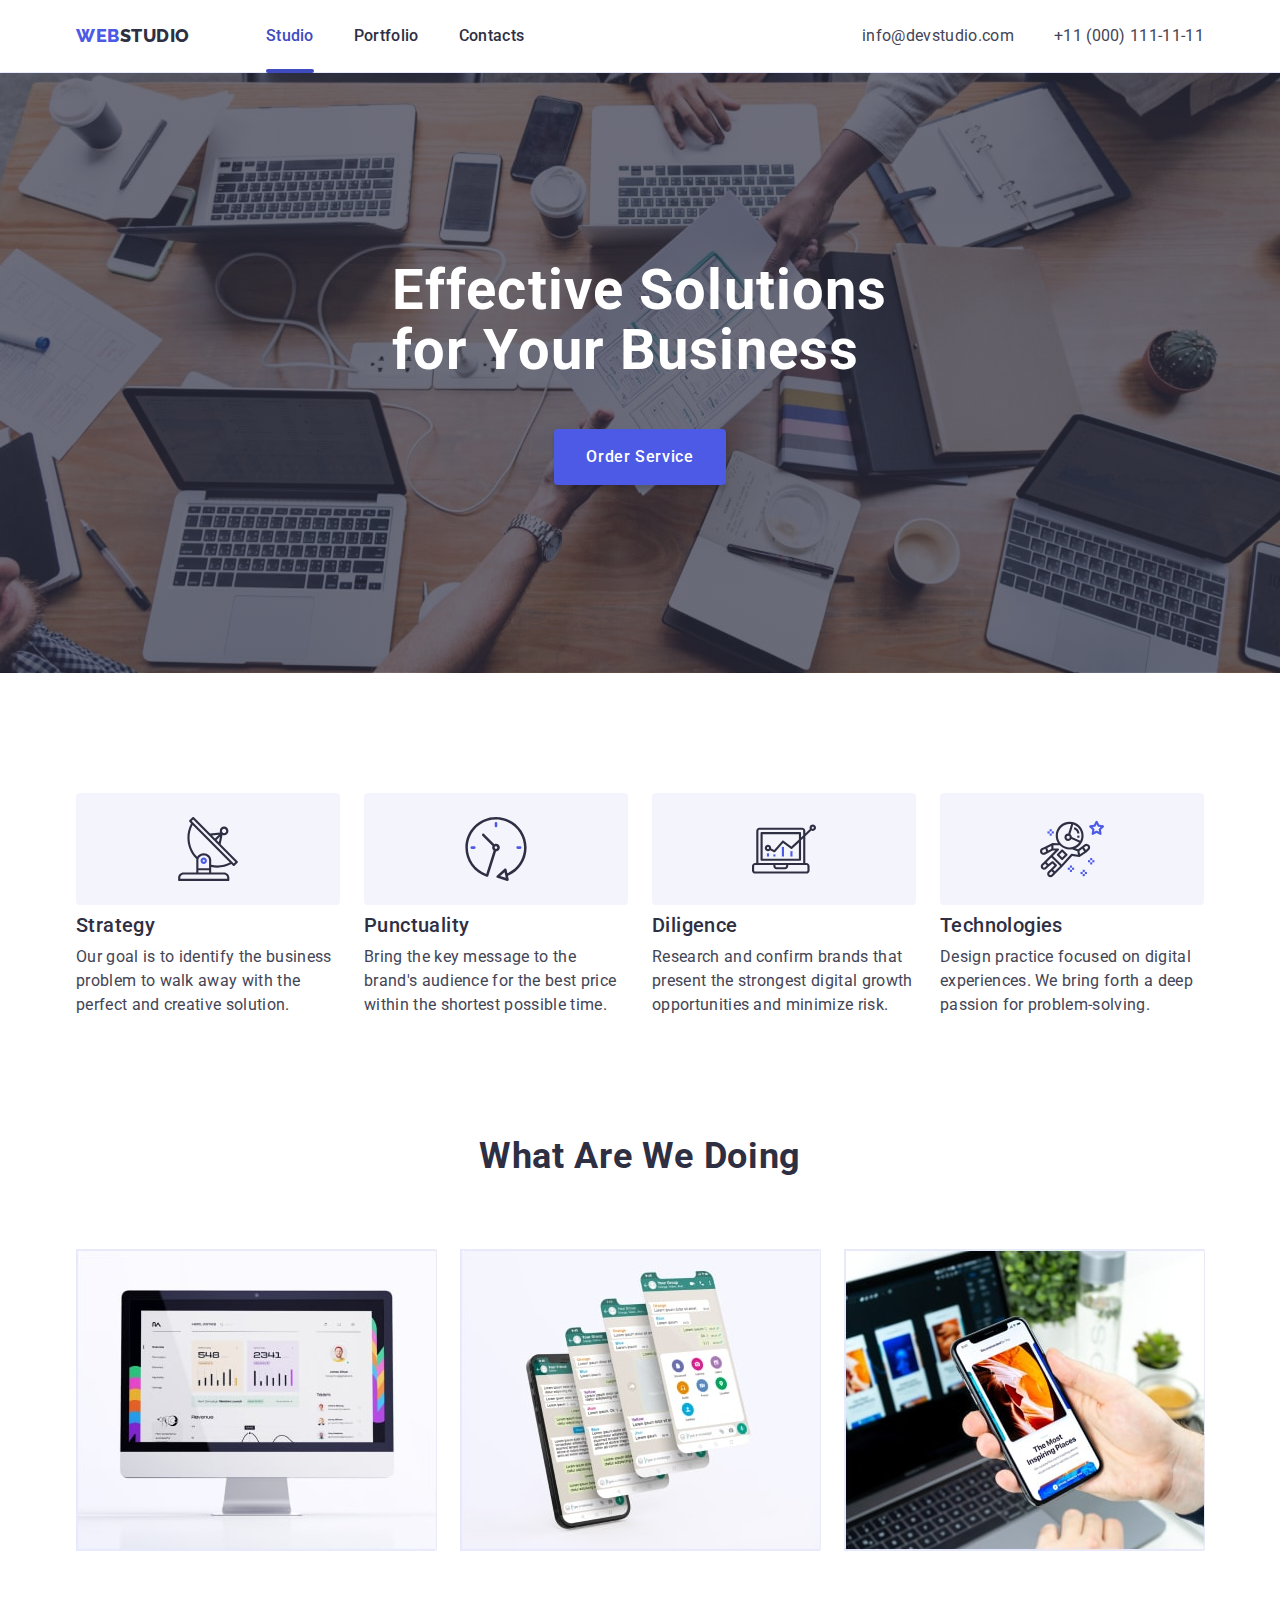
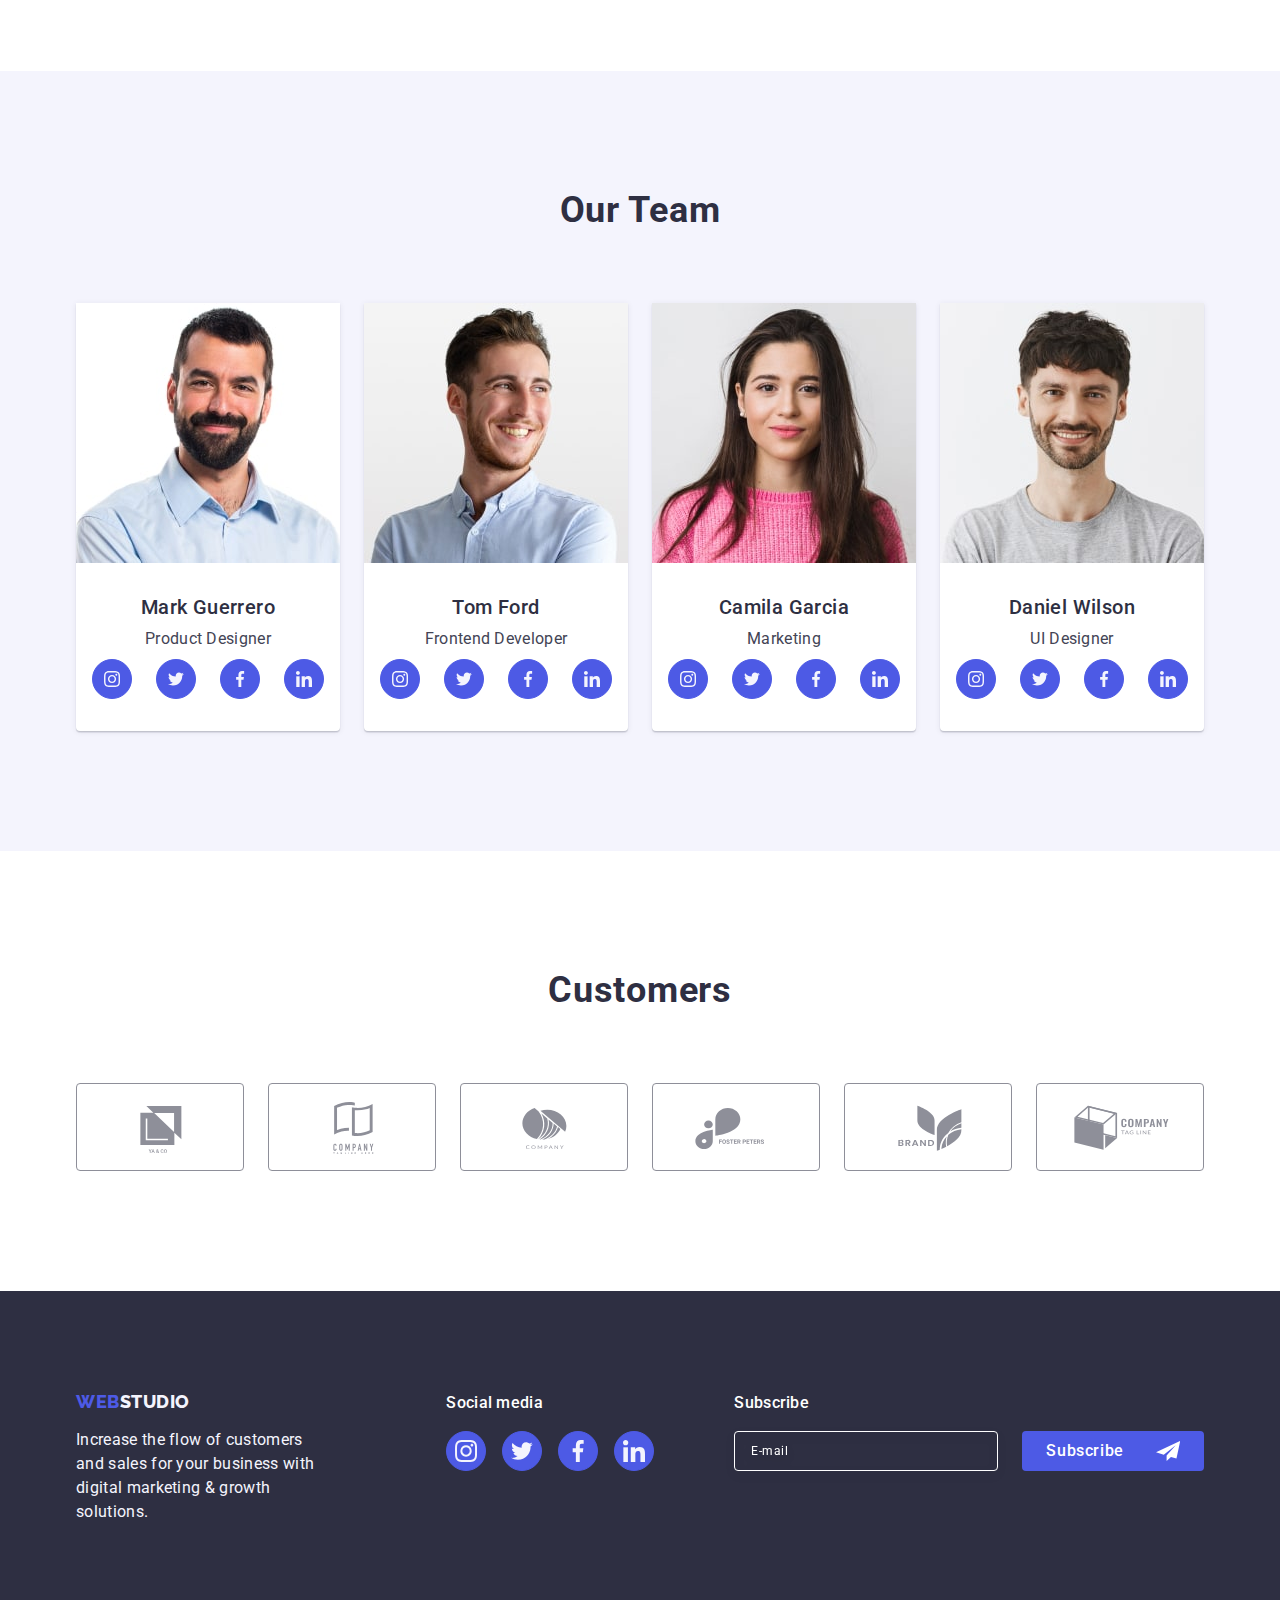
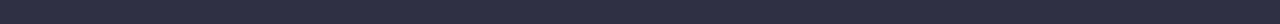
<file: index.html>
<!DOCTYPE html>
<html lang="en">
<head>
  <meta charset="UTF-8">
  <meta http-equiv="X-UA-Compatible" content="IE=edge">
  <meta name="viewport" content="width=device-width, initial-scale=1.0">
  <!-- MODER-NORMALIZE -->
  <link rel="stylesheet" href="css/modern-normalize.min.css">
  <!-- CSS -->
  <link rel="stylesheet" href="css/style.css">
  <!-- GOOGLE FONTS -->
  <link rel="preconnect" href="https://fonts.googleapis.com">
  <link rel="preconnect" href="https://fonts.gstatic.com" crossorigin>
  <link href="https://fonts.googleapis.com/css2?family=Raleway:wght@800&family=Roboto:wght@400;500;700&display=swap" rel="stylesheet">
  <title>Studio</title>
</head>
<body>

  <!-- HEADER -->
  <header class="header">
    <div class="container header-container">
      <nav class="header-navigation">
        <a href="./index.html" class="header-logo link" target="_blank">
          Web<span class="attribut">Studio</span>
        </a>
        <ul class="header-menu list">
          <li class="header-item">
            <a href="./index.html" class="header-link link current">Studio</a>
          </li>
          <li class="header-item">
            <a href="./portfolio.html" class="header-link link">Portfolio</a>
          </li>
          <li class="header-item">
            <a href="" class="header-link link">Contacts</a>
          </li>
        </ul>
      </nav>

      <!-- CONTACTS -->
      <address class="contact" id="Contacts">
        <ul class="contact-menu list">
          <li class="address-item">
            <a class="address-link link" href="mailto:info@devstudio.com">info@devstudio.com</a>
          </li>
          <li class="address-item">
            <a class="address-link link" href="tel:+110001111111">+11 (000) 111-11-11</a>
          </li>
        </ul>
      </address>
    </div>  
  </header>
  <main>

    <!-- HERO -->
    <section id="Home" class="hero">
      <div class="container hero-container">
        <h1 id="home" class="hero-heading">Effective Solutions for Your Business</h1>
        <button type="button" class="hero-btn btn" data-modal-open>Order Service</button>
      </div>  
    </section>

    <!-- FEATURE 2 -->
    <section class="features">
      <div class="container container-features">
        <h2 class="visually-hidden">Benefits</h2>
        <ul class="features-list list">
          <li class="feature-item">
            <div class="features-item-block">
              <svg class="item-icon" width="64" height="64">
                <use href="./images/icons.svg#icon-antenna-1"></use>
              </svg>
            </div>
            <h3 class="feature-heading">Strategy</h3>
            <p class="feature-item-text">
              Our goal is to identify the business problem to walk away with the perfect and creative solution. 
            </p>
          </li>
          <li class="feature-item">
            <div class="features-item-block">
              <svg class="item-icon" width="64" height="64">
                <use href="./images/icons.svg#icon-clock-2"></use>
              </svg>
            </div>
            <h3 class="feature-heading">Punctuality</h3>
            <p class="feature-item-text">
              Bring the key message to the brand's audience for the best price within the shortest possible time. 
            </p>
          </li>
          <li class="feature-item">
            <div class="features-item-block">
              <svg class="item-icon" width="64" height="64">
                <use href="./images/icons.svg#icon-diagram-3"></use>
              </svg>
            </div>
            <h3 class="feature-heading">Diligence</h3>
            <p class="feature-item-text">
              Research and confirm brands that present the strongest digital growth opportunities and minimize risk.
            </p>
          </li>
          <li class="feature-item">
            <div class="features-item-block">
              <svg class="item-icon" width="64" height="64">
                <use href="./images/icons.svg#icon-astronaut-4"></use>
              </svg>
            </div>
            <h3 class="feature-heading">Technologies</h3>
            <p class="feature-item-text">
              Design practice focused on digital experiences. We bring forth a deep passion for problem-solving.
            </p>
          </li>
        </ul>
      </div>  
    </section>

    <!-- SKILLS 3 -->
    <section class="skills" id="Wedoing">
      <div class="container container-skills">
        <h2 class="skills-title">What are we doing</h2>
        <ul class="skills-list list">
          <li class="skills-item">
            <img class="skills-img" src="./images/Rectangle1.jpg" alt="seo" width="360" height="300">
          </li>
          <li class="skills-item">
            <img class="skills-img" src="./images/Rectangle2.jpg" alt="webdesign" width="360" height="300">
          </li>
          <li class="skills-item">
            <img class="skills-img" src="./images/Rectangle3.jpg" alt="mob-application" width="360" height="300">
          </li>
        </ul>
      </div>  
    </section>

    <!-- TEAM 4 -->
    <section class="team">
      <div class="container">
        <h2 class="team-title">Our Team</h2>
        <ul class="team-list list">
          <li class="team-item">
            <img class="team-img" src="./images/img-min-1.jpg" 
            alt="Mark Guerrero" 
            width="264" 
            height="260">
            <div class="description-item">
              <h3 class="team-subtitle">Mark Guerrero</h3>
              <p class="team-text">Product Designer</p>
              <ul class="soc-item">
                <li class="icon-inner">
                  <a class="soc-links" href="#">
                    <svg class="soc-icon" width="16" height="16">
                      <use href="./images/icons.svg#icon-instagram-1"></use>
                    </svg>
                  </a>
                </li>
                <li class="icon-inner">
                  <a class="soc-links" href="#">
                    <svg class="soc-icon" width="16" height="16">
                      <use href="./images/icons.svg#icon-twitter-2"></use>  
                    </svg>
                  </a>
                </li>
                <li class="icon-inner">
                  <a class="soc-links" href="#">
                    <svg class="soc-icon" width="16" height="16">
                      <use href="./images/icons.svg#icon-facebook-3"></use>
                    </svg>
                  </a>
                </li>
                <li class="icon-inner">
                  <a class="soc-links" href="#">
                    <svg class="soc-icon" width="16" height="16">
                      <use href="./images/icons.svg#icon-linkedin-4"></use>
                    </svg>
                  </a>
                </li>
              </ul>
            </div>  
          </li>
          <li class="team-item">
            <img class="team-img" src="./images/img-min-2.jpg" 
            alt="Tom Ford" 
            width="264" 
            height="260">
            <div class="description-item">
              <h3 class="team-subtitle">Tom Ford</h3>
              <p class="team-text">Frontend Developer</p>
              <ul class="soc-item">
                <li class="icon-inner">
                  <a class="soc-links" href="#">
                    <svg class="soc-icon" width="16" height="16">
                      <use href="./images/icons.svg#icon-instagram-1"></use>
                    </svg>
                  </a>
                </li>
                <li class="icon-inner">
                  <a class="soc-links" href="#">
                    <svg class="soc-icon" width="16" height="16">
                      <use href="./images/icons.svg#icon-twitter-2"></use>  
                    </svg>
                  </a>
                </li>
                <li class="icon-inner">
                  <a class="soc-links" href="#">
                    <svg class="soc-icon" width="16" height="16">
                      <use href="./images/icons.svg#icon-facebook-3"></use>
                    </svg>
                  </a>
                </li>
                <li class="icon-inner">
                  <a class="soc-links" href="#">
                    <svg class="soc-icon" width="16" height="16">
                      <use href="./images/icons.svg#icon-linkedin-4"></use>
                    </svg>
                  </a>
                </li>
              </ul>
            </div>

          </li>
          <li class="team-item">
            <img class="team-img" src="./images/img-min-3.jpg" 
            alt="Camila Garcia" 
            width="264" 
            height="260">
            <div class="description-item">
              <h3 class="team-subtitle">Camila Garcia</h3>
              <p class="team-text">Marketing</p>
              <ul class="soc-item">
                <li class="icon-inner">
                  <a class="soc-links" href="#">
                    <svg class="soc-icon" width="16" height="16">
                      <use href="./images/icons.svg#icon-instagram-1"></use>
                    </svg>
                  </a>
                </li>
                <li class="icon-inner">
                  <a class="soc-links" href="#">
                    <svg class="soc-icon" width="16" height="16">
                      <use href="./images/icons.svg#icon-twitter-2"></use>  
                    </svg>
                  </a>
                </li>
                <li class="icon-inner">
                  <a class="soc-links" href="#">
                    <svg class="soc-icon" width="16" height="16">
                      <use href="./images/icons.svg#icon-facebook-3"></use>
                    </svg>
                  </a>
                </li>
                <li class="icon-inner">
                  <a class="soc-links" href="#">
                    <svg class="soc-icon" width="16" height="16">
                      <use href="./images/icons.svg#icon-linkedin-4"></use>
                    </svg>
                  </a>
                </li>
              </ul>
            </div>  
          </li>
          <li class="team-item">
            <img class="team-img" src="./images/img-min-4.jpg" 
            alt="Daniel Wilson" 
            width="264" 
            height="260">
            <div class="description-item">
              <h3 class="team-subtitle">Daniel Wilson</h3>
              <p class="team-text">UI Designer</p>
              <ul class="soc-item">
                <li class="icon-inner">
                  <a class="soc-links" href="#">
                    <svg class="soc-icon" width="16" height="16">
                      <use href="./images/icons.svg#icon-instagram-1"></use>
                    </svg>
                  </a>
                </li>
                <li class="icon-inner">
                  <a class="soc-links" href="#">
                    <svg class="soc-icon" width="16" height="16">
                      <use href="./images/icons.svg#icon-twitter-2"></use>  
                    </svg>
                  </a>
                </li>
                <li class="icon-inner">
                  <a class="soc-links" href="#">
                    <svg class="soc-icon" width="16" height="16">
                      <use href="./images/icons.svg#icon-facebook-3"></use>
                    </svg>
                  </a>
                </li>
                <li class="icon-inner">
                  <a class="soc-links" href="#">
                    <svg class="soc-icon" width="16" height="16">
                      <use href="./images/icons.svg#icon-linkedin-4"></use>
                    </svg>
                  </a>
                </li>
              </ul>
            </div>  
          </li>
        </ul>
      </div>  
    </section>

    <!-- CUSTOMERS 5 -->
    <section class="customers">
      <div class="container">
        <h2 class="customers-title">Customers</h2>
        <ul class="customers-list">
          <li class="custumer-item">
            <a href="#" class="customers-link">
              <svg class="customers-icon" width="104" height="56">
                <use href="./images/icons.svg#icon-Logo"></use>
              </svg>
            </a>
          </li>
          <li class="custumer-item">
            <a href="#" class="customers-link">
              <svg class="customers-icon" width="104" height="56">
                <use href="./images/icons.svg#icon-Logo-1"></use>
              </svg>
            </a>
          </li>
          <li class="custumer-item">
            <a href="#" class="customers-link">
              <svg class="customers-icon" width="104" height="56">
                <use href="./images/icons.svg#icon-Logo-2"></use>
              </svg>
            </a>
          </li>
          <li class="custumer-item">
            <a href="#" class="customers-link">
              <svg class="customers-icon" width="104" height="56">
                <use href="./images/icons.svg#icon-Logo-3"></use>
              </svg>
            </a>
          </li>
          <li class="custumer-item">
            <a href="#" class="customers-link">
              <svg class="customers-icon" width="104" height="56">
                <use href="./images/icons.svg#icon-Logo-4"></use>
              </svg>
            </a>
          </li>
          <li class="custumer-item">
            <a href="#" class="customers-link">
              <svg class="customers-icon" width="104" height="56">
                <use href="./images/icons.svg#icon-Logo-5"></use>
              </svg>
            </a>
          </li>
        </ul>
      </div>
    </section>
  </main>
  <!-- FOOTER -->
  <footer class="footer">
    <div class="container footer-container">
      <div class="footer-box">
        <a class="footer-item link" href="./portfolio.html" target= "_blank">WEB<span class="footer-logo">Studio</span></a>
        <p class="footer-text">
          Increase the flow of customers and sales for your business with digital marketing & growth solutions.
        </p>
      </div>
      <div class="footer-links">
        <p class="social-text">Social media</p>
        <ul class="footer-list">
          <li class="footer-inner">
            <a class="social-icon" href="#">
              <svg class="footer-icon" width="24" height="24">
                <use href="./images/icons.svg#icon-instagram-1"></use>
              </svg>
            </a>
          </li>
          <li class="footer-inner">
            <a class="social-icon" href="#">
              <svg class="footer-icon" width="24" height="24">
                <use href="./images/icons.svg#icon-twitter-2"></use>
              </svg>
            </a>
          </li>
          <li class="footer-inner">
            <a class="social-icon" href="#">
              <svg class="footer-icon" width="24" height="24">
                <use href="./images/icons.svg#icon-facebook-3"></use>
              </svg>
            </a>
          </li>
          <li class="footer-inner">
            <a class="social-icon" href="#">
              <svg class="footer-icon" width="24" height="24">
                <use href="./images/icons.svg#icon-linkedin-4"></use>
              </svg>
            </a>
          </li>
        </ul>  
      </div>
      <div class="footer-bootom">
        <p class="social-text">Subscribe</p>
        <form class="footer-form">
          <label class="footer-email" for="footer-email" aria-label="footer-email">
            <input type="email" 
            name="footer-email" 
            id="footer-email" 
            placeholder="E-mail"
            class="footer-input">
          </label>
          <button type="submit" class="footer-btn">Subscribe
            <svg class="subscribe" width="24" height="24">
              <use href="./images/icons.svg#icon-send"></use>
            </svg>
          </button>
        </form>
      </div>
    </div>  
  </footer>

  <!-- FORM -->
  <div class="backdrop is-hidden" data-modal>
    <div class="modal">
      <button type="button" class="modal-button" data-modal-close>
        <svg class="close-button" width="8" height="8">
          <use href="./images/icons.svg#icon-close"></use>
        </svg>
      </button>

      <p class="modal-title">Leave your contacts and we will call you back</p>
      <form class="modal-form">
        <div class="modal-field">
          <label for="user-name" class="modal-label">Name</label>
          <div class="input-wrap">
            <input 
            type="text" 
            id="user-name" 
            name="user-name" 
            class="modal-input" 
            required />
            <svg class="input-icon" width="18" height="24">
              <use href="./images/icons.svg#icon-user"></use>
            </svg>
          </div>
        </div>
        <div class="modal-field">
          <label for="user-phon" class="modal-label">Phone</label>
          <div class="input-wrap">
            <input 
            type="tel"
            id="user-phon"  
            name="user-tel" 
            class="modal-input" 
            required />
            <svg class="input-icon" width="18" height="24">
              <use href="./images/icons.svg#icon-phone"></use>
            </svg>
          </div>
        </div>
        <div class="modal-field">
          <label for="user-email" class="modal-label">Email</label>
          <div class="input-wrap">
            <input 
            type="email" 
            id="user-email"
            name="user-email" 
            class="modal-input" 
            required />
            <svg class="input-icon" width="18" height="24">
              <use href="./images/icons.svg#icon-Email"></use>
            </svg>
          </div>
        </div>
        <div class="modal-field coment-area">
          <label for="user-comment" class="modal-label">Comment</label>
          <textarea
          id="user-comment" 
          name="user-comment" 
          placeholder="Text input" 
          class="modal-textarea"></textarea>
        </div>
        <div class="modal-field modal-check">
          <input type="checkbox" 
          id="user-privacy" 
          name="user-privacy" 
          class="input-check visually-hidden" 
          value="true"/>
          <label for="user-privacy" class="check-text">
            <span class="check-policy">
              <svg class="icon-check" width="10" height="8">
                <use href="./images/icons.svg#icon-check"></use>
              </svg>
            </span>
            I accept the terms and conditions of the
            <a class="policy-link" href="#">Privacy Policy</a>
          </label>
        </div>
        <button class="modal-send-btn" type="button">Send</button>
      </form>
    </div>
  </div>
  <script src="./js/modal.js"></script>
</body>
</html>
</file>
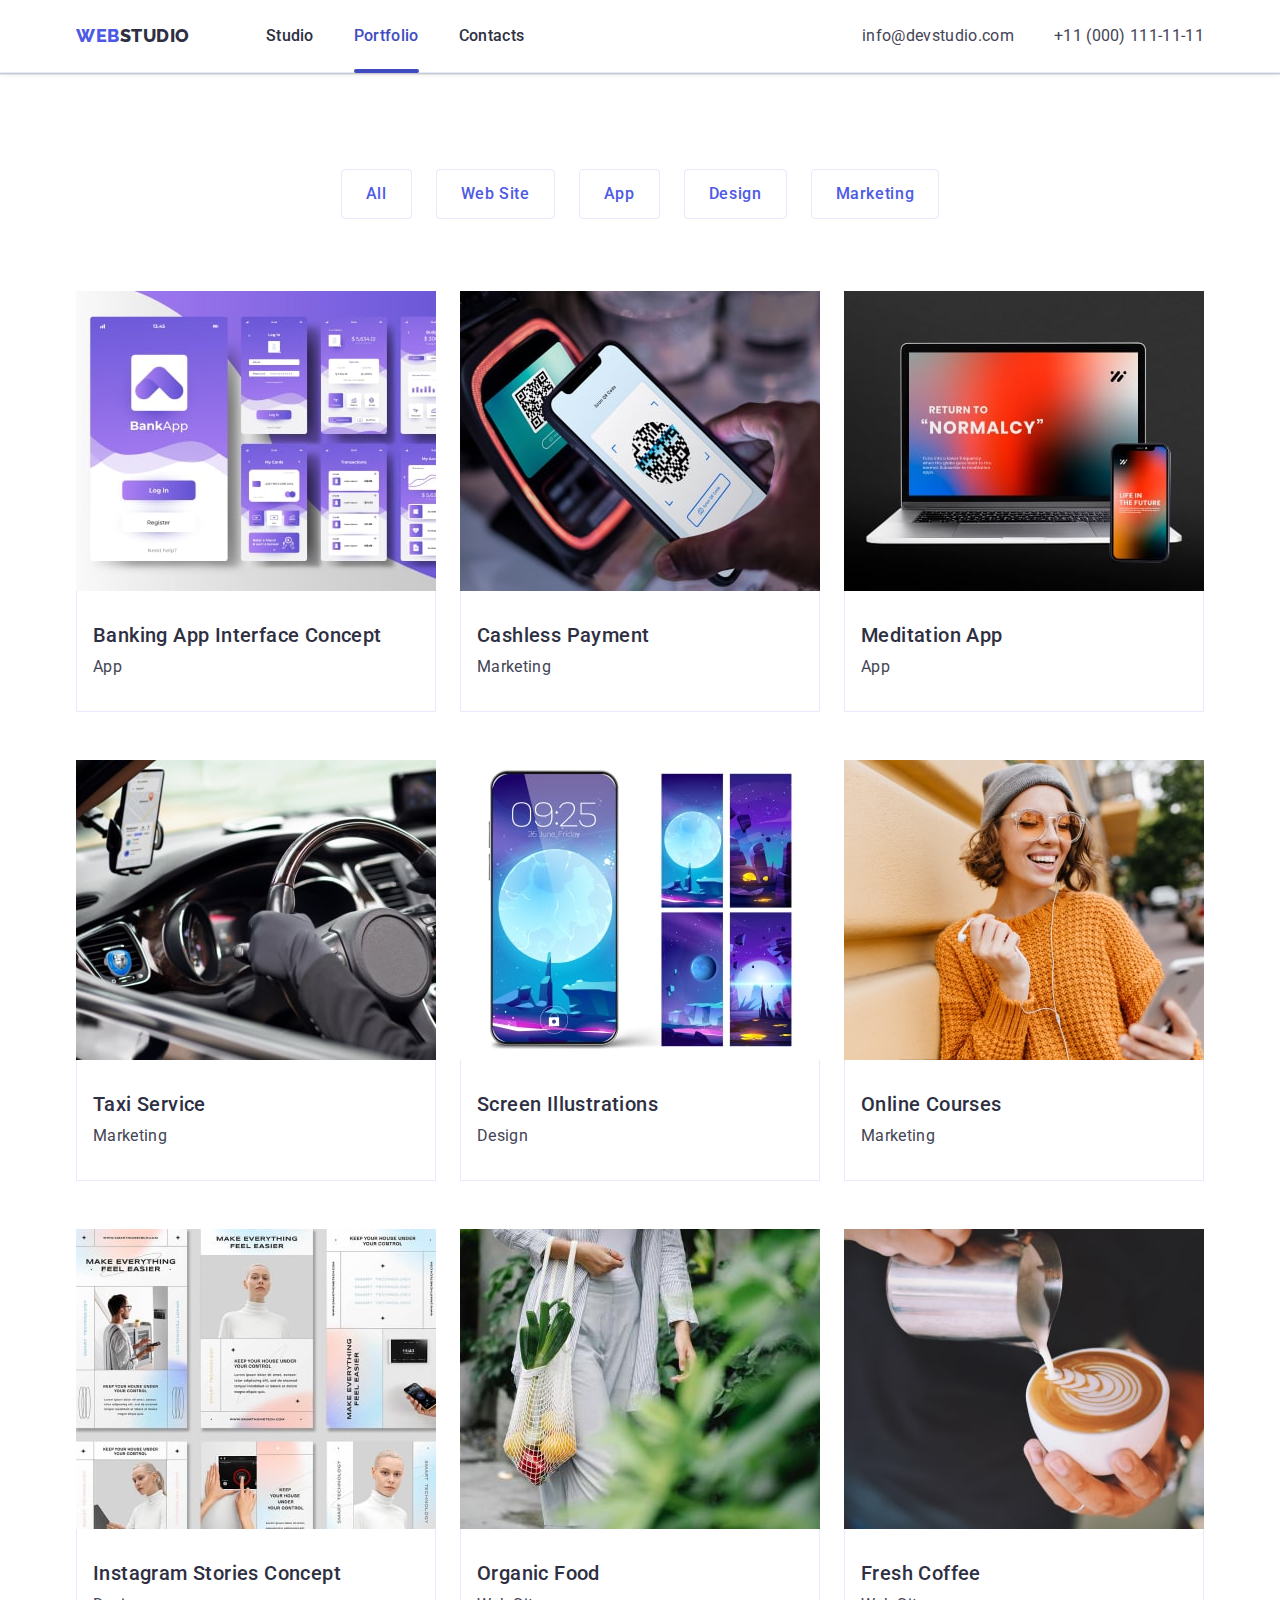
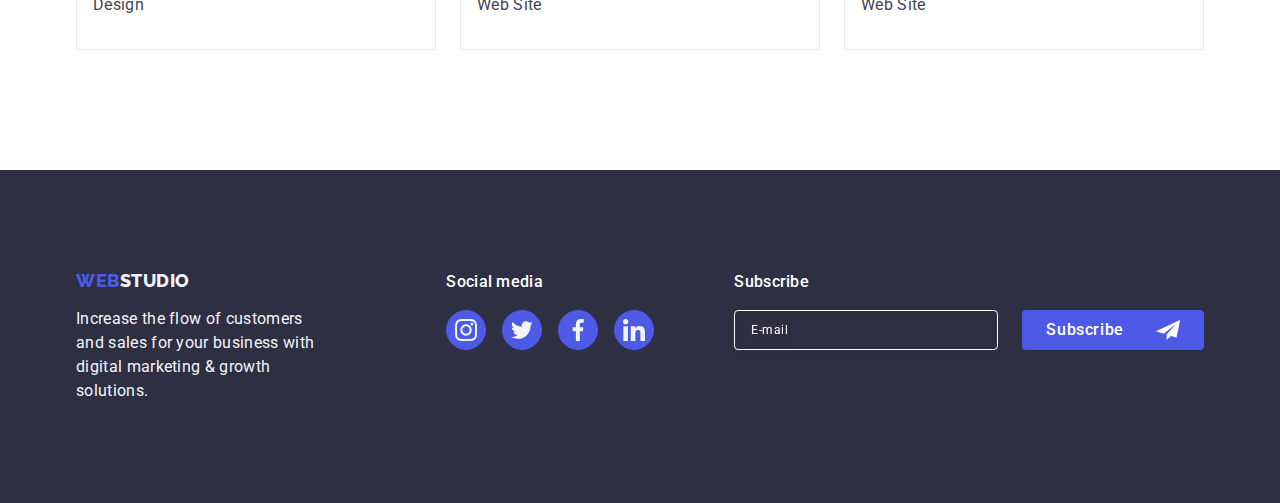
<file: portfolio.html>
<!DOCTYPE html>
<html lang="en">
<head>
  <meta charset="UTF-8">
  <meta http-equiv="X-UA-Compatible" content="IE=edge">
  <meta name="viewport" content="width=device-width, initial-scale=1.0">
  <!-- MODER-NORMALIZE -->
  <link rel="stylesheet" href="css/modern-normalize.min.css">
    <!-- CSS -->
  <link rel="stylesheet" href="./css/style.css">
  <!-- GOOGLE FONTS -->
  <link rel="preconnect" href="https://fonts.googleapis.com">
  <link rel="preconnect" href="https://fonts.gstatic.com" crossorigin>
  <link href="https://fonts.googleapis.com/css2?family=Raleway:wght@800&family=Roboto:wght@400;500;700&display=swap" rel="stylesheet">  
  <title>Portfolio</title>
</head>
<body>

  <!-- HEADER -->
  <header class="header">
    <div class="container header-container">
      <nav class="header-navigation">
        <a href="./index.html" class="header-logo link" target="_blank">
          Web<span class="attribut">Studio</span>
        </a>
        <ul class="header-menu list">
          <li class="header-item">
            <a href="./index.html" class="header-link link">Studio</a>
          </li>
          <li class="header-item">
            <a href="./portfolio.html" class="header-link link current">Portfolio</a>
          </li>
          <li class="header-item">
            <a href="" class="header-link link">Contacts</a>
          </li>
        </ul>
      </nav>

      <!-- CONTACTS -->
      <address class="contact" id="Contacts">
        <ul class="contact-menu list">
          <li class="address-item">
            <a class="address-link link" href="mailto:info@devstudio.com">info@devstudio.com</a>
          </li>
          <li class="address-item">
            <a class="address-link link" href="tel:+110001111111">+11 (000) 111-11-11</a>
          </li>
        </ul>
      </address>
    </div>  
  </header>
  <main>
    
    <!-- PORTFOLIO NAV -->
    <section class="portfolio">
      <div class="container">
        <h1 class="visually-hidden">Portfolio</h1>
        <ul class="portfolio-btn list">
          <li class="info-btn ">
            <button class="btn-item" type="button">
              All
            </button>
          </li>
          <li class="info-btn">
            <button class="btn-item" type="button">
              Web Site
            </button>
          </li>
          <li class="info-btn">
            <button class="btn-item" type="button">
              App
            </button>
          </li>
          <li class="info-btn">
            <button class="btn-item" type="button">
              Design
            </button>
            </li>
            <li class="info-btn">
              <button class="btn-item" type="button">
                Marketing
              </button>
            </li>
        </ul>

        <!-- CONTENT-LIST -->
        <ul class="portfolio-content list">
          <li class="portfolio-item">
            <a class="portfolio-link link" href="#">
              <div class="portfolio-block">
                <img src="./images/app1.jpg" 
                alt="banking" 
                width="360"
                height="300">
                <p class="cover-title">
                  14 Stylish and User-Friendly App Design Concepts 
                  · Task Manager App 
                  · Calorie Tracker App 
                  · Exotic Fruit Ecommerce App 
                  · Cloud Storage App
                </p>
              </div>
              <div class="subtitle-item">
                <h2 class="portfolio-subtitle">Banking App Interface Concept</h2>
                <p class="portfolio-text">App</p>
              </div>  
            </a>
          </li>
          <li class="portfolio-item">
            <a class="portfolio-link link" href="#">
              <div class="portfolio-block">
                <img src="./images/marketing2.jpg" 
                alt="cashless" 
                width="360"
                height="300">
                <p class="cover-title">
                  14 Stylish and User-Friendly App Design Concepts 
                  · Task Manager App · Calorie Tracker App 
                  · Exotic Fruit Ecommerce App · Cloud Storage App
                </p>
              </div>
              <div class="subtitle-item">
                <h2 class="portfolio-subtitle">Cashless Payment</h2>
                <p class="portfolio-text">Marketing</p>
              </div>  
            </a>
          </li>
          <li class="portfolio-item">
            <a class="portfolio-link link" href="#">
              <div class="portfolio-block">
                <img src="./images/meditation3.jpg" 
                alt="meditation" 
                width="360"
                height="300">
                <p class="cover-title">
                  14 Stylish and User-Friendly App Design Concepts 
                  · Task Manager App · Calorie Tracker App 
                  · Exotic Fruit Ecommerce App · Cloud Storage App
                </p>
              </div>
              <div class="subtitle-item">
                <h2 class="portfolio-subtitle">Meditation App</h2>
                <p class="portfolio-text">App</p>
              </div>  
            </a>
          </li>
          <li class="portfolio-item">
            <a class="portfolio-link link" href="#">
              <div class="portfolio-block">
                <img src="./images/taxi4.jpg" 
                alt="taxi" 
                width="360"
                height="300">
                <p class="cover-title">
                  14 Stylish and User-Friendly App Design Concepts 
                  · Task Manager App · Calorie Tracker App 
                  · Exotic Fruit Ecommerce App · Cloud Storage App
                </p>
              </div>
              <div class="subtitle-item">
                <h2 class="portfolio-subtitle">Taxi Service</h2>
                <p class="portfolio-text">Marketing</p>
              </div>  
            </a>
          </li>
          <li class="portfolio-item">
            <a class="portfolio-link link" href="">
              <div class="portfolio-block">
                <img src="./images/design5.jpg" 
                alt="taxi" 
                width="360"
                height="300">
                <p class="cover-title">
                  14 Stylish and User-Friendly App Design Concepts 
                  · Task Manager App · Calorie Tracker App 
                  · Exotic Fruit Ecommerce App · Cloud Storage App
                </p>
              </div>
              <div class="subtitle-item">
                <h2 class="portfolio-subtitle">Screen Illustrations</h2>
                <p class="portfolio-text">Design</p>
              </div>  
            </a>  
          </li>
          <li class="portfolio-item">
            <a class="portfolio-link link" href="#">
              <div class="portfolio-block">
                <img src="./images/courses6.jpg" 
                alt="courses" 
                width="360"
                height="300">
                <p class="cover-title">
                  14 Stylish and User-Friendly App Design Concepts 
                  · Task Manager App · Calorie Tracker App 
                  · Exotic Fruit Ecommerce App · Cloud Storage App
                </p>
              </div>
              <div class="subtitle-item">
                <h2 class="portfolio-subtitle">Online Courses</h2>
                <p class="portfolio-text">Marketing</p>
              </div>  
            </a>
          </li>
          <li class="portfolio-item">
            <a class="portfolio-link link" href="#">
              <div class="portfolio-block">
                <img src="./images/concept7.jpg" 
                alt="instagram" 
                width="360"
                height="300">
                <p class="cover-title">
                  14 Stylish and User-Friendly App Design Concepts 
                  · Task Manager App · Calorie Tracker App 
                  · Exotic Fruit Ecommerce App · Cloud Storage App
                </p>
              </div>
              <div class="subtitle-item">
                <h2 class="portfolio-subtitle">Instagram Stories Concept</h2>
                <p class="portfolio-text">Design</p>
              </div>  
            </a>
          </li>
          <li class="portfolio-item">
            <a class="portfolio-link link" href="#">
              <div class="portfolio-block">
                <img src="./images/organic8.jpg" 
                alt="organic" 
                width="360"
                height="300">
                <p class="cover-title">
                  14 Stylish and User-Friendly App Design Concepts 
                  · Task Manager App · Calorie Tracker App 
                  · Exotic Fruit Ecommerce App · Cloud Storage App
                </p>
              </div>
              <div class="subtitle-item">
                <h2 class="portfolio-subtitle">Organic Food</h2>
                <p class="portfolio-text">Web Site</p>
              </div>  
            </a>
          </li>
          <li class="portfolio-item">
            <a class="portfolio-link link" href="#">
              <div class="portfolio-block">
                <img src="./images/coffee9.jpg" 
                alt="coffee" 
                width="360"
                height="300">
                <p class="cover-title">
                  14 Stylish and User-Friendly App Design Concepts 
                  · Task Manager App · Calorie Tracker App 
                  · Exotic Fruit Ecommerce App · Cloud Storage App
                </p>
              </div>
              <div class="subtitle-item">
                <h2 class="portfolio-subtitle">Fresh Coffee</h2>
                <p class="portfolio-text">Web Site</p>
              </div>  
            </a>
          </li>
        </ul>
      </div>  
    </section>
  </main>

  <!-- FOOTER -->
  <footer class="footer">
    <div class="container footer-container">
      <div class="footer-box">
        <a class="footer-item link" href="./index.html" target= "_blank">WEB<span class="footer-logo">Studio</span></a>
        <p class="footer-text">
          Increase the flow of customers and sales for your business with digital marketing & growth solutions.
        </p>
      </div>
      <div class="footer-links">
        <p class="social-text">Social media</p>
        <ul class="footer-list">
          <li class="footer-inner">
            <a class="social-icon" href="#">
              <svg class="footer-icon" width="24" height="24">
                <use href="./images/icons.svg#icon-instagram-1"></use>
              </svg>
            </a>
          </li>
          <li class="footer-inner">
            <a class="social-icon" href="#">
              <svg class="footer-icon" width="24" height="24">
                <use href="./images/icons.svg#icon-twitter-2"></use>
              </svg>
            </a>
          </li>
          <li class="footer-inner">
            <a class="social-icon" href="#">
              <svg class="footer-icon" width="24" height="24">
                <use href="./images/icons.svg#icon-facebook-3"></use>
              </svg>
            </a>
          </li>
          <li class="footer-inner">
            <a class="social-icon" href="#">
              <svg class="footer-icon" width="24" height="24">
                <use href="./images/icons.svg#icon-linkedin-4"></use>
              </svg>
            </a>
          </li>
        </ul>  
      </div>
      <div class="footer-bootom">
        <p class="social-text">Subscribe</p>
        <form class="footer-form">
          <label class="footer-email" for="footer-email" aria-label="footer-email">
            <input type="email" 
            name="footer-email" 
            id="footer-email" 
            placeholder="E-mail"
            class="footer-input">
          </label>
          <button type="submit" class="footer-btn">Subscribe
            <svg class="subscribe" width="24" height="24">
              <use href="./images/icons.svg#icon-send"></use>
            </svg>
          </button>
        </form>
      </div>
    </div>  
  </footer>
</body>
</html>
</file>
<file: css/style.css>
:root {
  --title-color: #2E2F42;
  --accent-color: #404BBF;
  --subtitle-text: #434455;
  --active-links: #4d5ae5;
  --white-background: #FFFFFF;
  --light-background: #F4F4FD;
  --transition: 250ms cubic-bezier(0.4, 0, 0.2, 1);
  
}

body {
  font-family: "Roboto", sans-serif;
  background-color: var(--white-background);
  color: #434455;
}

  p, 
  h1, 
  h2, 
  h3, 
  h4, 
  h5, 
  h6 {
    margin-top: 0;
    margin-bottom: 0;
  }

  ul {
  list-style-type: none;
  margin: 0;
  padding-left: 0;
}

img {
  display: block;
}

input,
textarea,
button {
  font-family: inherit;
  line-height: inherit;
}

.list {
  list-style: none
}

.info-btn {
  text-decoration: none;
}

.link {
  text-decoration: none;
}

/**========= CONTAINER ==========**/

.container {
  /* width: 100%; */
  width: 1158px;
  padding: 0 15px;
  margin: 0 auto;
  /* outline: 1px solid; */

}

/**-----------HEADER-----------**/

.header {
  background: #FFFFFF;
  border-bottom: 1px solid #E7E9FC;
  box-shadow: 0px 2px 1px rgba(46, 47, 66, 0.08), 0px 1px 1px rgba(46, 47, 66, 0.16), 0px 1px 6px rgba(46, 47, 66, 0.08); 
}

.header-container {
  display: flex;
  align-items: center;
  justify-content: space-between;
}

.header-navigation {
  display: flex;
  align-items: center;
  /* flex-grow: 1; */
  
}

.header-logo {
  font-family: "Raleway", sans-serif;
  font-weight: 800;
  font-size: 18px;
  line-height: 1.17;
  letter-spacing: 0.03em;
  text-transform: uppercase;
  color: #4d5ae5;
  display: flex;
  align-items: center;
  margin-right: 76px;
}


.attribut { 
  color: #2e2f42;
}


.header-menu {
  display: flex;
  gap: 40px;
} 

.header-link {
  font-weight: 500;
  font-size: 16px;
  line-height: 1.5;
  display: block;
  position: relative;
  padding-top: 24px;
  padding-bottom: 24px;
  justify-content: space-between;
  /* gap: 24px; */
  color: #2e2f42;
  text-decoration: none;
  letter-spacing: 0.02em;
  transition: color 250ms cubic-bezier(0.4, 0, 0.2, 1);
}

.header-link:hover,
.header-link:focus{
  color: #404bbf;
}

.current {
  color: #404bbf;
}

.current:after {
  content: "";
  display: block;
  position: absolute;
  left: 0;
  background-color: #404BBF;
  border-radius: 2px;
  height: 4px;
  width: 100%;
  bottom: -1px;
}



/* CONTACT */

.list {
  list-style: none;
}

.contact {
  font-style: normal;
  margin-left: auto;
}
.address-item {
  
}
.contact-menu {
  display: flex;
  gap: 40px;
}

.address-link {
  font-weight: 400;
  font-size: 16px;
  line-height: 1.5;
  display: block;
  color: #434455;
  justify-content: space-between;
  letter-spacing: 0.02em;
  text-decoration: none;
  transition: color 250ms cubic-bezier(0.4, 0, 0.2, 1);
}

.address-link:hover,
.address-link:focus {
  color: var(--accent-color);
}

/**---------- HERO -----------**/

.hero {
  max-width: 1440px;
  margin-left: auto;
  margin-right: auto;
  background-size: cover;
  background-position: center;
  background-repeat: no-repeat;
  background-image: linear-gradient(
    rgba(46, 47, 66, 0.7),
    rgba(46, 47, 66, 0.7)
  ), url("../images/hero-img.jpg");
  background-color: rgba(46, 47, 66, 0.7);
  /* background: #2E2F42; */
  padding: 188px 0 188px
}

.hero-heading {
  font-weight: 700;
  font-size: 56px;
  max-width: 496px;
  margin-left: auto;
  margin-right: auto;
  margin-bottom: 48px;
  line-height: 1.07;
  letter-spacing: 0.02em;
  color: var(--white-background);
}
.hero-btn {
  font-family: inherit;
  font-weight: 500;
  font-size: 16px;
  line-height: 1.5;
  min-width: 169px;
  height: 56px;
  display: block;
  margin: 0 auto;
  letter-spacing: 0.04em;
  padding: 16px 32px;
  color: var(--white-background);
  transition: background-color var(--transition);
}

.btn {
  font-family: "Roboto", sans-serif;
  background: var(--active-links);
  border: none;
  box-shadow: 0px 4px 4px rgba(0, 0, 0, 0.15);
  border-radius: 4px;
  cursor: pointer;
  }

.btn:hover,
.btn:focus {
  background-color: var(--accent-color);
}

/* MODAL */

.backdrop {
	position: fixed;
	top: 0;
	left: 0;
	width: 100%;
	height: 100%;
	background-color: rgba(46, 47, 66, 0.4);
	transition: opacity 250ms cubic-bezier(0.4, 0, 0.2, 1), visibility 250ms cubic-bezier(0.4, 0, 0.2, 1);
}
.is-hidden {
	opacity: 0;
	visibility: hidden;
	pointer-events: none;
}
.modal {
	position: absolute;
	top: 50%;
	left: 50%;
	width: 408px;
  padding: 24px;
  padding-top: 72px;
	min-height: 584px;
	border-radius: 4px;
	background: #fcfcfc;
	transform: translate(-50%, -50%) scale(1);
	box-shadow: 0px 1px 1px rgba(0, 0, 0, 0.14), 0px 1px 3px rgba(0, 0, 0, 0.12), 0px 2px 1px rgba(0, 0, 0, 0.2);
	transition: transform 250ms cubic-bezier(0.4, 0, 0.2, 1);
}
.modal-button {
	display: flex;
	position: absolute;
	top: 24px;
	right: 24px;
	width: 24px;
	height: 24px;
	padding: 0;
	border-radius: 50%;
	align-items: center;
	justify-content: center;
	background-color: #e7e9fc;
	border: 1px solid rgba(0, 0, 0, 0.1);
	transition: background-color 250ms cubic-bezier(0.4, 0, 0.2, 1), border 250ms cubic-bezier(0.4, 0, 0.2, 1);
  cursor: pointer;
}

.close-button {
   transition: fill 250ms cubic-bezier(0.4, 0, 0.2, 1); 
}

.modal-button:hover,
.modal-button:focus {
	border: none;
	background-color: #404bbf;
}

.modal-button:hover,
.modal-button:focus {
	fill: #ffffff;
}

/*-------------FORM-------------*/

.modal-form {
  /* min-width: 408px; */
  /* outline: 1px solid red; */
}

.modal-title {
  font-weight: 500;
  font-size: 16px;
  line-height: 1.5;
  margin-bottom: 16px;
  /* identical to box height, or 150% */
  text-align: center;
  letter-spacing: 0.02em;
  color: #2E2F42;
  
}

.modal-field {
  margin-bottom: 8px;
}

.coment-area {
  margin-bottom: 16px;
}

.modal-check {
  margin-bottom: 24px;
}

.modal-input {
  width: 360px;
  height: 40px;
  border: 1px solid rgba(46, 47, 66, 0.4);
  border-radius: 4px;
  background-color: transparent;
  /* padding-left: 34px; */
  padding-left: 38px;
  /* padding: 24px; */
  outline: transparent;
  transition: border-color 250ms cubic-bezier(0.4, 0, 0.2, 1);
}

/* text for input */

/* font-size: 18px;
line-height: 1.22;
letter-spacing: -0.02;
color: ; */

.modal-input:focus {
  border-color: #4D5AE5;
  font-size: 18px;
  line-height: 1.22;
  letter-spacing: -0.02;
  color: #2E2F42;
}

/* style for placeholder */

.modal-input:focus + .input-icon {
  fill: #4D5AE5;
}

.modal-input::placeholder {
  font-weight: 400;
  font-size: 12px;
  line-height: 1.7;
  letter-spacing: 0.04em; 
  color: #8E8F99;
}

/* .modal-input:valid {
  border-color: #404BBF;
} */

.modal-label {
  font-weight: 400;
  font-size: 12px;
  line-height: 1.17;
  margin-bottom: 4px;
  display: block;
  /* identical to box height */
  letter-spacing: 0.04em;
  color: #8E8F99;
}

.input-wrap {
  position: relative;
}


.input-icon {
  fill: #111111;
  width: 18px;
  height: 24px;
  position: absolute;
  left: 16px;
  top: 50%;
  transform: translateY(-50%);
  transition: fill 250ms cubic-bezier(0.4, 0, 0.2, 1);
}




/*  pseudo class for required  */
/* .modal-input:required {
  border-color: #4D5AE5;
} */

.modal-textarea {
  width: 100%;
  height: 120px;
  border: 1px solid rgba(46, 47, 66, 0.4);
  border-radius: 4px;
  /* background-color: transparent; */
  padding: 8px 16px;
  font-size: 18px;  
  font-weight: 400;
  font-size: 12px;
  line-height: 1.17;
  /* identical to box height, or 117% */
  letter-spacing: 0.04em;
  background-color: transparent;
  color: rgba(46, 47, 66, 0.4);
  resize: none;
  outline: transparent;
  transition: border-color 250ms cubic-bezier(0.4, 0, 0.2, 1); 
}

.modal-textarea:focus {
  border-color: #4D5AE5;
}

.modal-textarea::placeholder {
  font-weight: 400;
  font-size: 12px;
  line-height: 1.7;
  /* identical to box height, or 117% */
  letter-spacing: 0.04em;
  color: rgba(46, 47, 66, 0.4);
}

.check-text span {
  width: 16px;
  height: 16px;
  border: 1px solid rgba(46, 47, 66, 0.4);
  border-radius: 2px;
  display: inline-flex;
  margin-right: 8px;
  align-items: center;
  justify-content: center;
  fill: transparent;
  transition: background-color 250ms cubic-bezier(0.4, 0, 0.2, 1), border 250ms cubic-bezier(0.4, 0, 0.2, 1), fill 250ms cubic-bezier(0.4, 0, 0.2, 1);
}

.check-text {
 font-weight: 400;
 font-size: 12px;
 line-height: 1.17;
 /* or 117% */
 letter-spacing: 0.04em;
 color: #8E8F99;
 align-items: center;
}

.check-text a {
  color: #4D5AE5;
  text-decoration: underline;
}


.input-check:checked + .check-text span {
  background-color: #404BBF;
  border: none;
  fill: var(--light-background);
}

.modal-send-btn {
  font-weight: 500;
  font-size: 16px;
  line-height: 1.5;
  padding: 16px 32px;
  min-width: 169px;
  height: 56px;
  text-align: center;
  display: block;
  margin: 0 auto;
  letter-spacing: 0.04em;
  color: #FFFFFF;
  background-color: #4D5AE5 ;
  box-shadow: 0px 4px 4px rgba(0, 0, 0, 0.15);
  border-radius: 4px;
  border: none;
  cursor: pointer;
  transition: background-color 250ms cubic-bezier(0.4, 0, 0.2, 1); 
}


.modal-send-btn:hover{
  background-color: #4D5AE5;
}


/**========== FEATURE ==========**/


.visually-hidden {
  position: absolute; 
  width: 1px; 
  height: 1px; 
  margin: -1px; 
  border: 0; padding: 0; 
  white-space: nowrap; 
  clip-path: inset(100%); 
  clip: rect(0 0 0 0); 
  overflow: hidden;
}

.features {
  padding: 120px 0;
}

.features-list {
  display: flex;
  gap: 24px;
}

.feature-item {
  width: calc((100% - 264px) / 3);
  /* 1128 - 72 = 1056 / 4 = 
  (264px / 3 elem) */
  /* width: 264px; */
}

.features-item-block {
  display: flex;
  align-items: center;
  justify-content: center;
  margin-bottom: 8px;
  width: 264px;
  height: 112px;
  background: #F4F4FD;
  border-radius: 4px;
}

/* .soc-links:hover,
.soc-links:focus {}

.item-icon {

} */

.feature-heading {
  font-weight: 500;
  font-size: 20px;
  line-height: 1.2;
  margin-bottom: 8px;
  letter-spacing: 0.02em;
  color: #2e2f42;
} 

.feature-item-text {
  font-weight: 400;
  font-size: 16px;
  line-height: 1.5;
  letter-spacing: 0.02em;
  color: var(--subtitle-text);
}

/* ICON */


/**---------- SKILLS -----------**/

.skills {
  padding-bottom: 120px;
}

.container-skils {
}

.skills-title {
  font-weight: 700;
  font-size: 36px;
  line-height: 1.11;
  min-width: 323px;
  letter-spacing: 0.02em;
  margin: 0 auto;
  margin-bottom: 72px;
  text-align: center;
  text-transform: capitalize;
  color: var(--title-color);
}
.skills-list {
  display: flex;
  gap: 24px;
}
.skills-item {
  width: calc((100% - 48px) / 3);
  border: 1px solid #E7E9FC;
}


/**---------- TEAM -----------**/

.team {
  padding: 120px 0;
  background: #F4F4FD;
}
.team-title {
  font-weight: 700;
  font-size: 36px;
  min-width: 162px;
  margin-bottom: 72px;
  line-height: 1.11;
  text-align: center;
  text-transform: capitalize;
  letter-spacing: 0.02em;
  color: #2e2f42;
}
.team-list {
  display: flex;
  gap: 24px;
  /* padding-bottom: 120px; */
}

.team-item { 
  width: calc((100% - 72px) / 4);
  background: var(--white-background);
  box-shadow: 0px 1px 6px rgba(46, 47, 66, 0.08), 0px 1px 1px rgba(46, 47, 66, 0.16), 0px 2px 1px rgba(46, 47, 66, 0.08);
  border-radius: 0px 0px 4px 4px;
}


.team-subtitle {
  font-weight: 500;
  font-size: 20px;
  line-height: 1.2;
  margin-bottom: 8px;
  letter-spacing: 0.02em;
  color: var(--title-color);
}
.team-text {
  font-weight: 400;
  font-size: 16px;
  line-height: 1.5;
  letter-spacing: 0.02em;
  color: #434455;
}

.description-item {
 text-align: center;
 padding: 32px 0;
}

/* ICON */

.soc-item {
  display: flex;
  gap: 24px;
  margin-top: 8px;
  justify-content: center;
}

.icon-inner {
  width: 40px;
  height: 40px;
}

.soc-links {
  display: flex;
  justify-content: center;
  align-items: center;
  width: 100%;
  height: 100%;
  border-radius: 50%;
  background-color: #4D5AE5;
  border: 1px solid #4D5AE5;
  transition: background-color var(--transition);
}

.soc-links:hover,
.soc-links:focus {
  background-color: #404BBF;
  border: 1px solid transparent;
}

.soc-icon {
  fill: #F4F4FD;
}

/**=========== CUSTOMERS ===========**/

.customers {
  padding: 120px 0;
}
.customer-item {
  width: calc((100% - 120px ) / 6);
}

.customers-title {
  font-weight: 700;
  font-size: 36px;
  line-height: 1.11;
/* identical to box height, or 111% */
  text-align: center;
  letter-spacing: 0.02em;
  margin-bottom: 72px;
  text-transform: capitalize;
  color: #2E2F42;
}

.customers-list {
  display: flex;
  gap: 24px;
}

.customers-icon {
  fill: currentColor;
}

.customers-link {
  width: 168px;
  height: 88px;
  color: #8E8F99; 
  border: 1px solid #8E8F99;
  border-radius: 4px;
  display: flex;
  align-items: center;
  justify-content: center;
  transition: border-color 250ms cubic-bezier(0.4, 0, 0.2, 1), color 250ms cubic-bezier(0.4, 0, 0.2, 1);
}

.customers-link:hover, 
.customers-link:focus {
  color: #404BBF;
  border-color: #404BBF;
}


/**=========== PORTFOLIO ===========**/

.portfolio {
  padding-bottom: 120px;
  padding-top: 96px;
}

.portfolio-content {
  display: flex;
  flex-wrap: wrap;
  gap: 48px 24px;
}

.subtitle-item {
  padding: 32px 16px;
  background: #FFFFFF;
  border: 1px solid #E7E9FC;
  border-top: none;
  
}

/* .subtitle-item:hover,
.subtitle-item:focus {

} */

.portfolio-item {
  width: calc((100% - 48px) / 3);
  /* (100%)1128 - 48 = 1080 / 3 = 360 */
  text-decoration: none;
}


 
.portfolio-link {
  display: block;
  transition: box-shadow 250ms cubic-bezier(0.4, 0, 0.2, 1);
}

.portfolio-link:hover,
.portfolio-link:focus {
  box-shadow: 0px 1px 6px rgba(46, 47, 66, 0.08),0px 1px 1px rgba(46, 47, 66, 0.16), 0px 2px 1px rgba(46, 47, 66, 0.08);
}

.link {
  
}
.portfolio-subtitle {
  font-weight: 500;
  font-size: 20px;
  text-align: left;
  margin-bottom: 8px;
  line-height: 1.2;
  letter-spacing: 0.02em;
  color: #2E2F42;
}
.portfolio-text {
  font-weight: 400;
  font-size: 16px;
  text-align: left;
  line-height: 1.5;
  letter-spacing: 0.02em;
  color: #434455;
}

/* OVERLAY */

.portfolio-block {
  position: relative;
  overflow: hidden;
}

.portfolio-link:hover .cover-title, 
.portfolio-link:focus .cover-title {
  transform: translateY(0);
}

/* .portfolio-item:is(:hover, :focus)
.cover-title {
  transform: translateY(0);
} */

.cover-title {
  font-weight: 400;
  font-size: 16px;
  position: absolute;
  overflow: hidden;
  top: 0;
  line-height: 1.5;
  /* or 150% */
  letter-spacing: 0.02em;
  padding: 40px 32px;
  width: 100%;
  height: 100%;
  color: #F4F4FD;
  background-color: #4D5AE5;
  transform: translateY(100%);
  transition: transform 250ms cubic-bezier(0.4, 0, 0.2, 1);
}

/**------- BTN ---------**/

.portfolio-btn {
  display: flex;
  flex-wrap: wrap;
  justify-content: center;
  margin-bottom: 72px;
  gap: 24px;
}

.btn-item {
  font-family: "Roboto", sans-serif;
  font-weight: 500;
  font-size: 16px;
  line-height: 1.5;
  letter-spacing: 0.04em;
  padding: 12px 24px;
  border: 1px solid #E7E9FC;
  border-radius: 4px;
  background: var(--light-backgrounds);
  color: #4d5ae5;
  cursor: pointer;
  transition: color 250ms cubic-bezier(0.4, 0, 0.2, 1), background-color 250ms cubic-bezier(0.4, 0, 0.2, 1), border-color 250ms cubic-bezier(0.4, 0, 0.2, 1), box-shadow 250ms cubic-bezier(0.4, 0, 0.2, 1); 
}

.btn-item:hover,
.btn-item:focus {
  color: #FFFFFF;
  background-color: #404BBF;
  border: 1px solid transparent;
  box-shadow: 0px 3px 1px rgba(0, 0, 0, 0.1), 0px 2px 1px rgba(0, 0, 0, 0.08), 0px 2px 2px rgba(0, 0, 0, 0.12);
}

/**============ FOOTER ==============**/

.footer {
  padding-top: 100px;
  padding-bottom: 100px;
  background: #2E2F42;
}


.footer-container {
 display: flex;
 align-items: baseline;
  
}

.footer-item {
  font-family: 'Raleway', sans-serif;
  font-weight: 800;
  font-size: 18px;
  line-height: 1.17;
  letter-spacing: 0.03em;
  display: inline-block;
  margin-bottom: 16px;
  text-transform: uppercase;
  text-decoration: none;
  color: #4D5AE5;
}
.footer-logo {
  font-weight: 800;
  font-size: 18px;
  line-height: 1.17;
  letter-spacing: 0.03em;
  text-transform: uppercase;
  color: #F4F4FD;
}
.footer-text {
  font-weight: 400;
  font-size: 16px;
  max-width: 264px;
  line-height: 1.5;
  letter-spacing: 0.02em;
  color: #F4F4FD;
}

.footer-box {
  margin-right: 120px;
}

/* LINKS */

.footer-links {
  margin-right: 80px;
}

.social-text {
  font-weight: 500;
  font-size: 16px;
  line-height: 1.5;
  margin-bottom: 16px;
  letter-spacing: 0.02em;
  color: #FFFFFF; 
}
.footer-list {
  display: flex;
  gap: 16px;
}
.footer-inner {
  width: 40px;
  height: 40px;
}
.social-icon {
  display: flex;
  justify-content: center;
  align-items: center;
  width: 100%;
  height: 100%;
  padding: 8px;
  border-radius: 50%;
  background-color: #4D5AE5;
  border: 1px solid #4D5AE5;
  transition: background-color var(--transition)
}

.footer-icon {
  fill: #F4F4FD;
}

.social-icon:hover,
.social-icon:focus {
  background-color: #31D0AA;
  border: 1px solid transparent;
}

/* FOOTER-FORM EMAIL */

.footer-bootom {

}

.subscribe {
  width: 24px; 
  height: 24px;
  margin-left: 16px;
}

.footer-form {
  display: flex;
  gap: 24px;
}
.footer-input {
  width: 264px;
  height: 40px;
  font-size: 12px;
  line-height: 1.5;
  letter-spacing: 0.04em;
  color: #ffffff;
  padding-left: 16px;
  /* margin-right: 24px; */
  background-color: transparent;
  border: 1px solid #FFFFFF;
  filter: drop-shadow(0px 4px 4px rgba(0,0, 0, 0.15));
  border-radius: 4px;
}

.footer-input::placeholder {
  font-weight: 400;
  font-size: 12px;
  line-height: 2;
  /* identical to box height, or 200% */
  align-items: center;
  letter-spacing: 0.04em;
  color: #FFFFFF;
}

.footer-btn {
  min-width: 165px;
  height: 40px;
  padding: 8px 24px;
  font-weight: 500;
  font-size: 16px;
  line-height: 1.5;
  letter-spacing: 0.04em;
  background: #4D5AE5;
  border-radius: 4px;
  border: none;
  /* identical to box height, or 150% */
  color: #ffffff;
  display: flex;
  align-items: center;
  justify-content: center;
  gap: 16px;
  cursor: pointer;
}

.footer-btn:hover,
.footer-btn:focus{
  background-color: var(--accent-color);;
}

.subscribe {
  fill: #FFFFFF;
}
</file>
